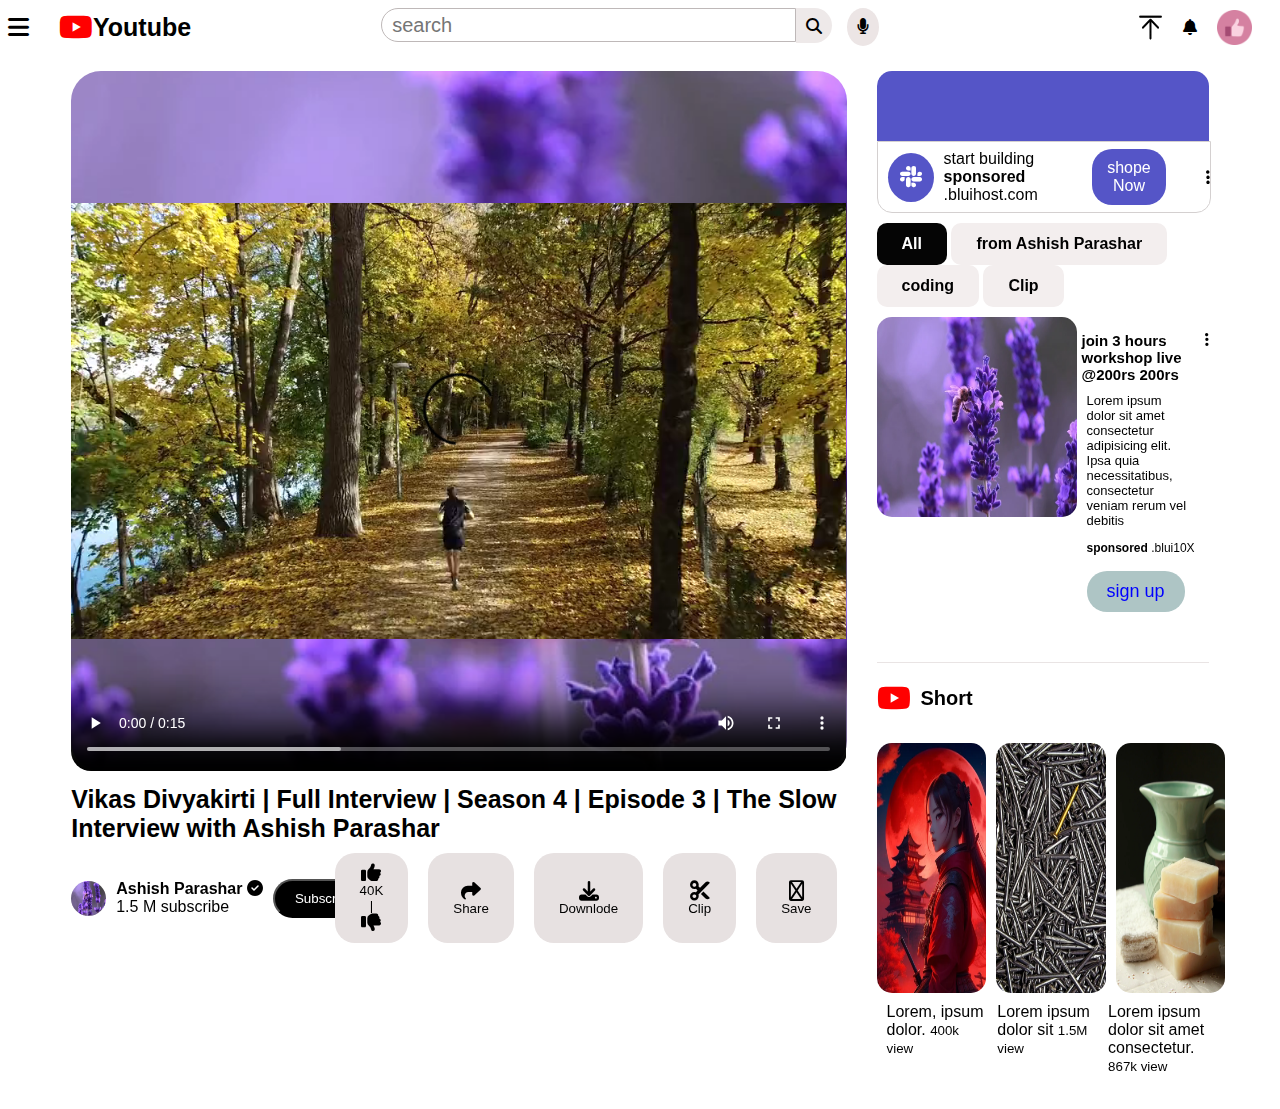
<file: index-3.html>
<!DOCTYPE html>
<html lang="en">

<head>
    <meta charset="UTF-8">
    <meta name="viewport" content="width=device-width, initial-scale=1.0">
    <title>Document</title>
    <link rel="stylesheet" href="mystyle3.css">
    <link rel="stylesheet" href="https://cdnjs.cloudflare.com/ajax/libs/font-awesome/6.5.2/css/all.min.css">
</head>

<body>
    <nav class="navbar">
        <div class="first">
            <i class="fa-solid fa-bars menu"></i>
            <i class="fa-brands fa-youtube you"></i>
            <h1 class="heading">Youtube</h1>
        </div>
        <div class="secound">
            <input class="searching" type="text" placeholder="search">
            <div class="search-icon">
                <i class="fa-solid fa-magnifying-glass"></i>
            </div>
            <div class="mic">
                <i class="fa-solid fa-microphone"></i>
            </div>
        </div>
        <div class="last">
            <img src="download__2_-removebg-preview.png" alt="" width="25" height="25">
            <i class="fa-solid fa-bell"></i>
            <img src="./thumb-2398752_640.webp" alt="" width="35" height="35">
        </div>
    </nav>

    <section class="main-section">
        <div class="section-1">

            <video class="video" width="100%" height="700" controls>
                <source src="./187612-880737125_tiny.mp4" type="video/mp4">
            </video>
            <h1 class="heading-2">Vikas Divyakirti | Full Interview | Season 4 | Episode 3 | The Slow Interview with Ashish Parashar</h1>
            <div class="bottom">
                <div class="bottom-1">
                <img style="border-radius: 50%; margin-right: 10px;" src="./lavender-8075280_640.webp" alt="" width="35" height="35">
                <div class="name">
                    <h4 class="myname">Ashish Parashar <i class="fa-sharp fa-solid fa-circle-check"></i></h4>
                    <span>1.5 M subscribe</span>
                </div>
                <button  class="btn" >Subscribe</button>
            </div>
            <div class="bottom-2">
                <button class="btn-2"><i class="fa-solid fa-thumbs-up  icon"></i> 40K | <i class="fa-solid fa-thumbs-down icon"></i></button>
                <button class="btn-2"><i class="fa-solid fa-share icon"></i></i> Share</i></button>
                <button class="btn-2"><i class="fa-solid fa-download icon"></i> Downlode</button>
                <button class="btn-2"><i class="fa-solid fa-scissors icon"></i>Clip</button>
                <button class="btn-2"><i class="fa-regular fa-download icon"></i> Save </button>
            </div>
            </div>
        </div>
        <div class="section-2">
            <div class="box-1">
            </div>
            <div class="box-2">
                <i class="fa-brands fa-slack chakri"></i>
                <div class="start">
                    <span>start building</span> <br>
                    <span> <b>sponsored </b> .bluihost.com</span>
                </div>
                <button class="btn-3"> shope Now
                </button>
                <i class="fa-solid fa-ellipsis-vertical"></i>
            </div>
            <div class="box-3">
                <button class="btn-45"> All</i></button>
                <button class="btn-4"> from Ashish Parashar</button>
                <button class="btn-4">coding</button>
                <button class="btn-4">Clip</button>
            </div>
            <div class="image-box">
                <img  style="border-radius: 15px;" src="./lavender-8075280_640.webp" alt="" width="200" height="200">
                <div class="join">
                    <div class="work">
                        <p style="margin: 0; padding-left: 5px; padding-right: 15px;">join 3 hours workshop live @200rs 200rs</p>
                        <i class="fa-solid fa-ellipsis-vertical"></i>
                    </div>
                    <p class="text-content ">Lorem ipsum dolor sit amet consectetur adipisicing elit. Ipsa quia necessitatibus, consectetur veniam rerum vel debitis</p>
                    <span style="font-size: 12px; padding-left: 10px;"> <b>sponsored </b> .blui10X</span>
                    <button class="btn-5"> sign up <i class="fa-duotone fa-user-plus"></i></button>
                </div>
                
            </div>
            <div class="short">
                <i class="fa-brands fa-youtube shot"></i>
                <h4 style="display: block; margin: 0; font-size: 20px;">Short</h4>
            </div>
            <div class="images">
                <img  class="long-img" src="./generated-ai-8419893_640.webp" alt="">
                <img  class="long-img" src="./nails-8398532_640.jpg" alt="">
                <img class="long-img"  src="./soap-8429699_1280.webp" alt="">
            </div>
            <div class="bottom-text">
                <div class="text-box">Lorem, ipsum dolor. <small>400k view</small></div>
                <div class="text-box">Lorem ipsum dolor sit  <small>1.5M view</small></div>
                <div class="text-box">Lorem ipsum dolor sit amet consectetur. <small>867k view</small></div>
            </div>
        </div>
    </section>

</body>

</html>
</file>
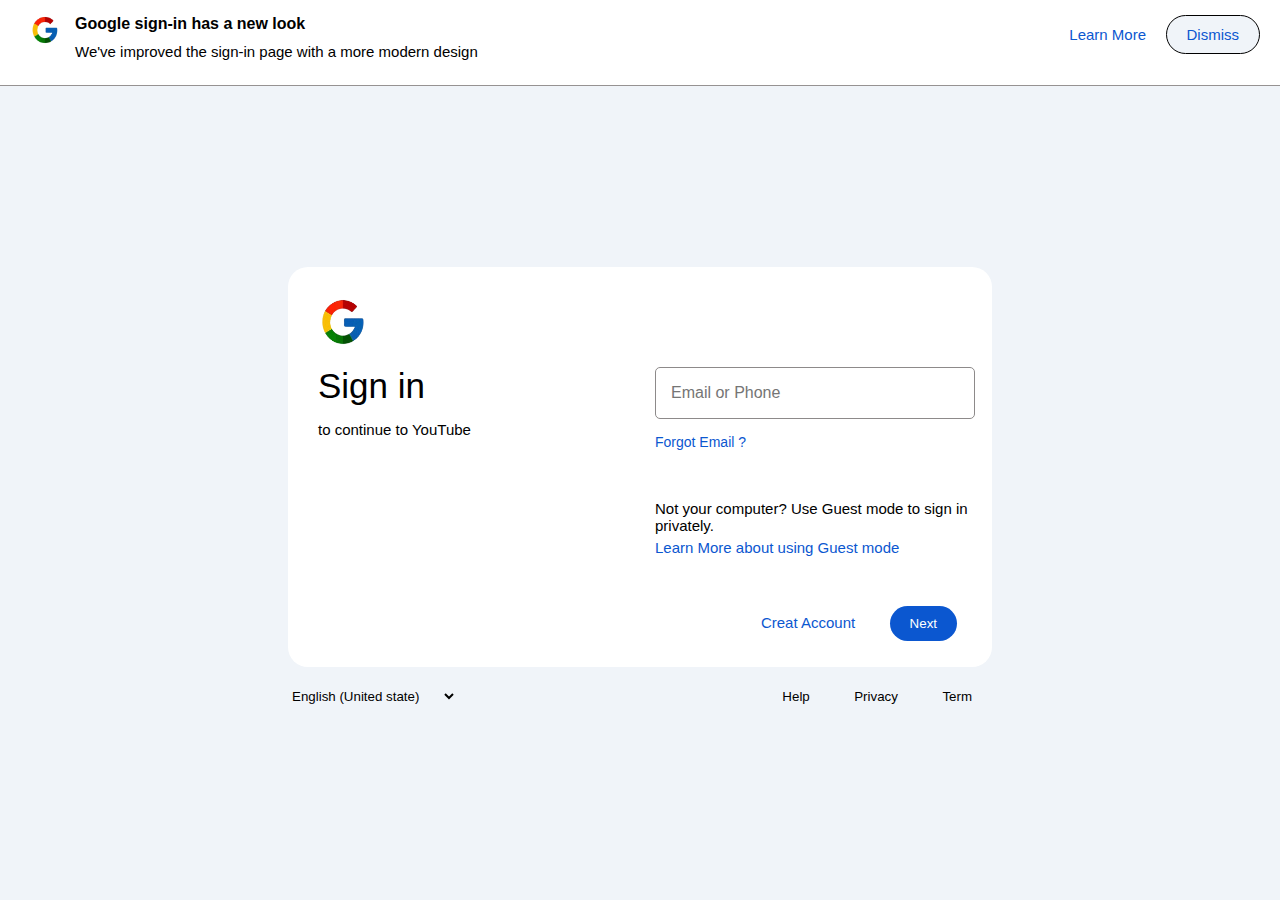
<file: index-4.html>
<!DOCTYPE html>
<html lang="en">

<head>
    <meta charset="UTF-8">
    <meta name="viewport" content="width=device-width, initial-scale=1.0">
    <title>Document</title>
    <link rel="stylesheet" href="style-4.css">
    <link rel="stylesheet" href="https://cdnjs.cloudflare.com/ajax/libs/font-awesome/6.5.2/css/all.min.css">
</head>

<body>
    <nav class="navbar">
        <div class="first">
            <img class="image-1" src="./download__3_-removebg-preview.png" alt="" width="30" height="30">
            <div class="text">
                <p class="p-1">Google sign-in has a new look</p>
                <p class="p-2">We've improved the sign-in page with a more modern design</p>
            </div>
        </div>
        <div class="secound">
            <button class="learn">Learn More</button>
            <button class="Dismiss">Dismiss</button>
        </div>
    </nav>
    <div class="container">
        <div class="google-box">
            <div class="section-1">
                <img class="image-2" src="./download__3_-removebg-preview.png" alt="" width="50" height="50">
                <h1 class="heading">Sign in</h1>
                <p style="font-size: 15px;">to continue to YouTube</p>
            </div>
            <div class="section-2">
                <input class="Email" type="text" placeholder="Email or Phone">
                <p class="forgot">Forgot Email ?</p>
                <div class="not">
                    <p style="font-size: 15px;">Not your computer? Use Guest mode to sign in privately.</p>
                    <p style="color: #0b57d0; margin-top: 5px; font-size: 15px;">Learn More about using Guest
                        mode</p>
                </div>
                <div class="buttons">
                    <button class="learn">Creat Account</button>
                    <button class="next">Next</button>
                </div>
            </div>
        </div>
        <div class="bottom">
            <div class="bottom-1">
                <select id="dropdown">
                    <option value="option1">English (United state)</option>
                    <option value="option2">English (India)</option>
                    <option value="option3">English (United kingdom)</option>
                    <option value="option4">English (United state)</option>
                </select>
            </div>
            <div class="bottom-2">
                <button class="end">Help</button>
                <button class="end">Privacy</button>
                <button class="end">Term</button>
            </div>
        </div>
    </div>
</body>

</html>
</file>
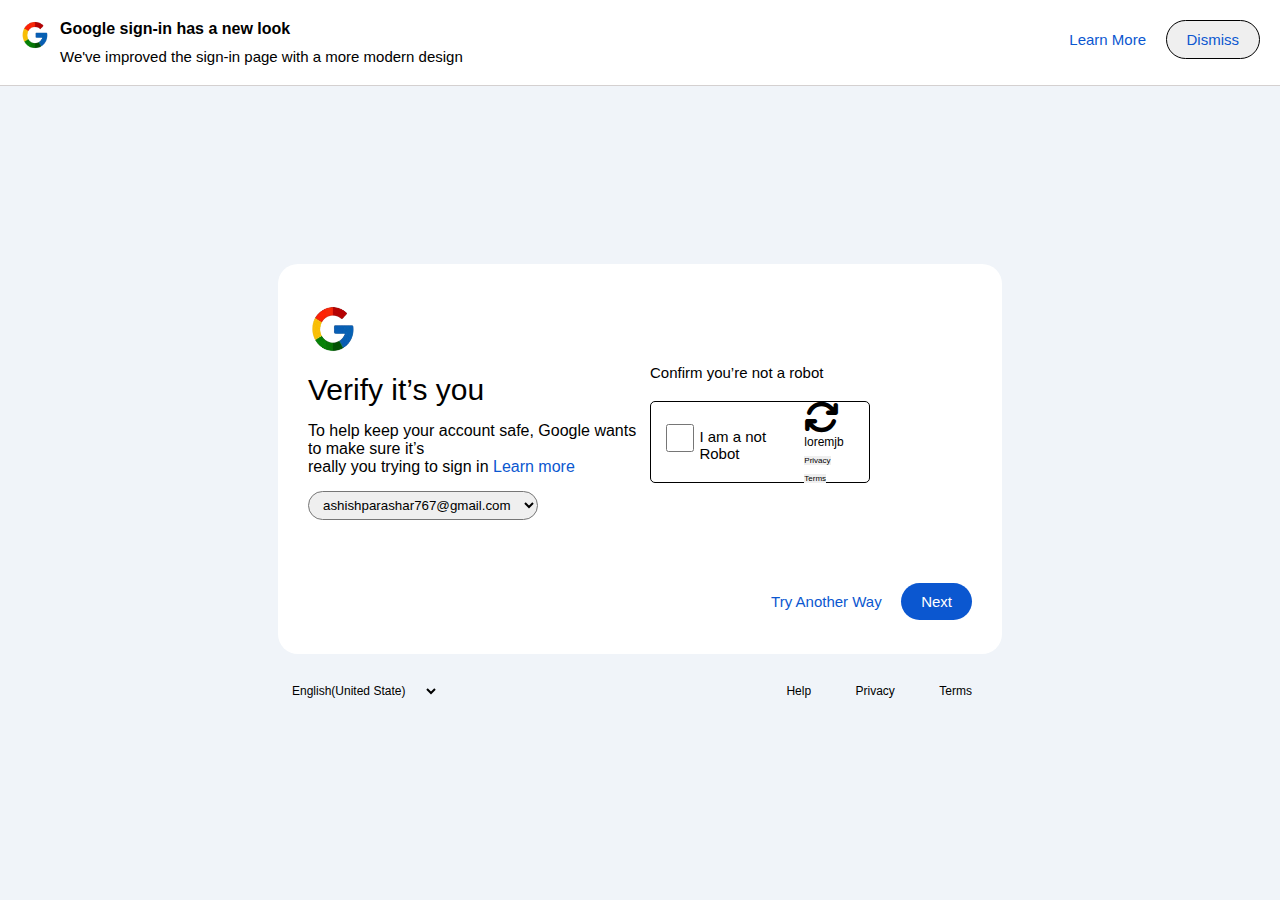
<file: index-5.html>
<!DOCTYPE html>
<html lang="en">
<head>
    <meta charset="UTF-8">
    <meta name="viewport" content="width=device-width, initial-scale=1.0">
    <title>Document</title>
    <link rel="stylesheet" href="style-5.css">
    <link rel="stylesheet" href="https://cdnjs.cloudflare.com/ajax/libs/font-awesome/6.5.2/css/all.min.css">
</head>
<body>
    <nav class="navbar">
        <div class="first">
        <img src="./download__3_-removebg-preview.png" alt="" width="30" height="30">
        <div class="text">
            <p class="goo">Google sign-in has a new look</p>
            <p class="we">We've improved the sign-in page with a more modern design</p>
        </div>
    </div>
    <div class="secound">
        <button class="learn">Learn More</button>
        <button class="dismiss">Dismiss</button>
    </div>
    </nav>
    <div class="container"> 
        <div class="google-box">
            <div class="section-1">
                <img src="./download__3_-removebg-preview.png" alt="" width="50" height="50">  
                <h1 class="heading">Verify it’s you</h1>
                <p style="margin-top: 15px; font-size: 16px;">To help keep your account safe, Google wants to make sure it’s  <br>really you trying to sign in <span style="color:#0b57d0 ;">Learn more</span></p>
                 <select id="dropdown">
                    <option value="option-1">ashishparashar767@gmail.com</option>
                    <option value="option-2">parashar8738@gmail.com</option>
                    <option value="option-3">ashishparashar</option>
                    <option value="option-4">ashishparashar</option>
                </select>
            </div>
            <div class="section-2">
                <p style="font-size: 15px;">Confirm you’re not a robot</p>
                <div class="box">
                    <div class="box-content">
                    <input class="check" type="checkbox" name="" id="">
                    <p style="margin-top: 5px;
                    margin-left: 5px; font-size: 15px;">I am a not Robot</p>
                    </div>
                    <div class="captcha">
                    <i class="fa fa-refresh  ctpc" aria-hidden="true"></i>
                    <p style="font-size: 12px;">loremjb</p>
                  <button class="term">Privacy</button>
                  <button class="term">Terms</button>
                </div>
            </div>
            <div class="buttons">
                <button class="try">Try Another Way</button>
                <button class="Next">Next</button>
            </div>
            </div>
        </div>
        <div class="last">
            <select id="dropdown-2">
                <option value="option-1">English(United State)</option>
                <option value="option-2">English(India)</option>
                <option value="option-3">English(United kingdom)</option>
                <option value="option-4">ashishparashar</option>
            </select>
            <div class="button">
                <button class="help"> Help</button>
                <button class="help">Privacy</button>
                <button class="help">Terms</button>
            </div>
        </div>
    </div>
</body>
</html>
</file>
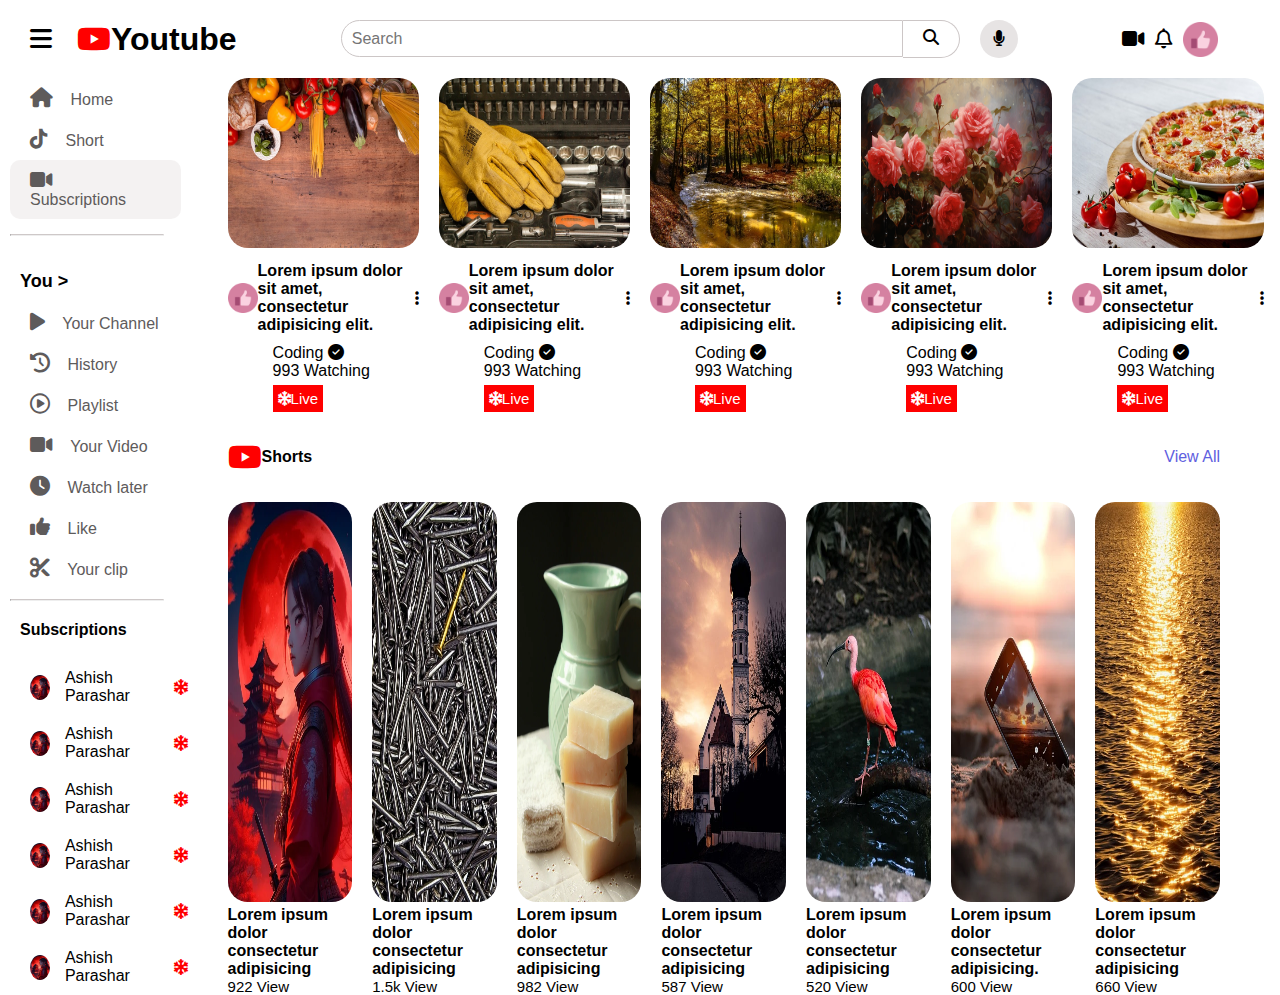
<file: Basic/indeax-6.html>
<!DOCTYPE html>
<html lang="en">

<head>
    <meta charset="UTF-8">
    <meta name="viewport" content="width=device-width, initial-scale=1.0">
    <title>Document</title>
    <link rel="stylesheet" href="style-6.css">
    <link rel="stylesheet" href="https://cdnjs.cloudflare.com/ajax/libs/font-awesome/6.5.2/css/all.min.css">
</head>

<body>
    <nav class="navbar">
        <div class="first">
            <i class="fa-solid fa-bars menu"></i>
            <i class="fa-brands fa-youtube you"></i>
            <h1 class="heading">Youtube</h1>
        </div>
        <div class="secound">
            <input class="search" type="text" placeholder="Search">
          <div class="searching">
            <i class="fa-solid fa-magnifying-glass"></i>
          </div>
          <div class="mic">
            <i class="fa-solid fa-microphone"></i>
          </div>
        </div>
        <div class="last">
            <i class="fa-solid fa-video  nav-icon"></i>
            <i class="fa-regular fa-bell  nav-icon"></i>
            <img src="./thumb-2398752_640.webp" alt="" width="35" height="35">
        </div>
    </nav>
    <div class="container">
        <div class="tab">
            <div class="tab-list">
                <i class="fa-solid fa-house tab-icon"></i>
                <span>Home</span>
            </div>
            <div class="tab-list">
                <i class="fa-brands fa-tiktok tab-icon"></i>
                <span>Short</span>
            </div>
            <div class="tab-list active">
                <i class="fa-solid fa-video tab-icon"></i>
                <span>Subscriptions</span>
            </div>
            <hr>
            <h4 class="you-2">You <b>></b></h4>
            <div class="tab-list">
                <i class="fa-solid fa-play tab-icon"></i>
                <span>Your Channel</span>
            </div>
            <div class="tab-list">
                <i class="fa-solid fa-clock-rotate-left tab-icon"></i>
                <span>History</span>
            </div>
            <div class="tab-list">
                <i class="fa-regular fa-circle-play tab-icon"></i>
                <span>Playlist</span>
            </div>
            <div class="tab-list">
                <i class="fa-solid fa-video tab-icon"></i>
                <span>Your Video</span>
            </div>
            <div class="tab-list">
                <i class="fa-solid fa-clock tab-icon"></i>
                <span>Watch later</span>
            </div>
            <div class="tab-list">
                <i class="fa-solid fa-thumbs-up tab-icon"></i>
                <span>Like</span>
            </div>
            <div class="tab-list">
                <i class="fa-sharp fa-solid fa-scissors tab-icon"></i>
                <span>Your clip</span>
            </div>
            <hr>
            <h4 style="font-size: 16px; font-weight: 600; margin: 10px 0;  padding: 10px 20px;
            ">Subscriptions</h4>
            <div class="tab-channel-list">
                <img class="channel-image" src="./generated-ai-8419893_640.webp" alt="" width="25" height="25">
                <span style="margin-right: 15px;">Ashish Parashar</span>
                <i class="fa-solid fa-snowflake star"></i>
            </div>
            <div class="tab-channel-list">
                <img class="channel-image" src="./generated-ai-8419893_640.webp" alt="" width="25" height="25">
                <span style="margin-right: 15px;">Ashish Parashar</span>
                <i class="fa-solid fa-snowflake star"></i>
            </div>
            <div class="tab-channel-list">
                <img class="channel-image" src="./generated-ai-8419893_640.webp" alt="" width="25" height="25">
                <span style="margin-right: 15px;">Ashish Parashar</span>
                <i class="fa-solid fa-snowflake star"></i>
            </div>
            <div class="tab-channel-list">
                <img class="channel-image" src="./generated-ai-8419893_640.webp" alt="" width="25" height="25">
                <span style="margin-right: 15px;">Ashish Parashar</span>
                <i class="fa-solid fa-snowflake star"></i>
            </div>
            <div class="tab-channel-list">
                <img class="channel-image" src="./generated-ai-8419893_640.webp" alt="" width="25" height="25">
                <span style="margin-right: 15px;">Ashish Parashar</span>
                <i class="fa-solid fa-snowflake star"></i>
            </div>
            <div class="tab-channel-list">
                <img class="channel-image" src="./generated-ai-8419893_640.webp" alt="" width="25" height="25">
                <span style="margin-right: 15px;">Ashish Parashar</span>
                <i class="fa-solid fa-snowflake star"></i>
            </div>
        </div>
        <div class="main-section">
            <div class="main-top">
                <div class="top-box">
                    <img class="top-image" src="./mediterranean-cuisine-2378758_640.jpg" alt="">
                    <div class="title">
                        <img src="./thumb-2398752_640.webp" alt="" width="30" height="30">
                        <h3 class="title-heading">Lorem ipsum dolor sit amet,<br> consectetur adipisicing elit.</h3>
                        <i class="fa-solid fa-ellipsis-vertical"></i>
                    </div>
                    <div class="channel-name">
                    <span >Coding</span>
                    <i class="fa-solid fa-circle-check "></i><br>
                    <span>993 Watching</span><br>
                    <button class="red"> <i class="fa-solid fa-snowflake red-icon"></i>Live</button>
                </div>
                </div>
                <div class="top-box">
                    <img class="top-image" src="./gloves-1192164_640.jpg" alt="">
                    <div class="title">
                        <img src="./thumb-2398752_640.webp" alt="" width="30" height="30">
                        <h3 class="title-heading">Lorem ipsum dolor sit amet,<br> consectetur adipisicing elit.</h3>
                        <i class="fa-solid fa-ellipsis-vertical"></i>
                    </div>
                    <div class="channel-name">
                    <span >Coding</span>
                    <i class="fa-solid fa-circle-check "></i><br>
                    <span>993 Watching</span><br>
                    <button class="red"> <i class="fa-solid fa-snowflake red-icon"></i>Live</button>
                </div>
                </div>
                <div class="top-box">
                    <img class="top-image" src="./nature-3200620_640.jpg" alt="">
                    <div class="title">
                        <img src="./thumb-2398752_640.webp" alt="" width="30" height="30">
                        <h3 class="title-heading">Lorem ipsum dolor sit amet,<br> consectetur adipisicing elit.</h3>
                        <i class="fa-solid fa-ellipsis-vertical"></i>
                    </div>
                    <div class="channel-name">
                    <span >Coding</span>
                    <i class="fa-solid fa-circle-check "></i><br>
                    <span>993 Watching</span><br>
                    <button class="red"> <i class="fa-solid fa-snowflake red-icon"></i>Live</button>
                </div>
                </div>
                <div class="top-box">
                    <img class="top-image" src="./roses-8329413_640.webp" alt="">
                    <div class="title">
                        <img src="./thumb-2398752_640.webp" alt="" width="30" height="30">
                        <h3 class="title-heading">Lorem ipsum dolor sit amet,<br> consectetur adipisicing elit.</h3>
                        <i class="fa-solid fa-ellipsis-vertical"></i>
                    </div>
                    <div class="channel-name">
                    <span >Coding</span>
                    <i class="fa-solid fa-circle-check "></i><br>
                    <span>993 Watching</span><br>
                    <button class="red"> <i class="fa-solid fa-snowflake red-icon"></i>Live</button>
                </div>
                </div>
                <div class="top-box">
                    <img class="top-image" src="./pizza-3010062_640.jpg" alt="">
                    <div class="title">
                        <img src="./thumb-2398752_640.webp" alt="" width="30" height="30">
                        <h3 class="title-heading">Lorem ipsum dolor sit amet,<br> consectetur adipisicing elit.</h3>
                        <i class="fa-solid fa-ellipsis-vertical"></i>
                    </div>
                    <div class="channel-name">
                    <span >Coding</span>
                    <i class="fa-solid fa-circle-check "></i><br>
                    <span>993 Watching</span><br>
                    <button class="red"> <i class="fa-solid fa-snowflake red-icon"></i>Live</button>
                </div>
                </div>
            </div>
            <div class="main-mid">
                <div class="short"> <i class="fa-brands fa-youtube you"></i>
                <h4>Shorts</h4></div>
                <button class="view">
                    View All
                </button>
            </div>
            <div class="main-bottom">
                <div class="bottom-box">
                    <img class="bottom-image" src="./generated-ai-8419893_640.webp" alt="">
                    <h3 class="bottom-heading">Lorem ipsum dolor <br> consectetur adipisicing </h3>
                   <p style="font-size: 15px;">922 View</p>
                </div>
                <div class="bottom-box">
                    <img class="bottom-image" src="./nails-8398532_640.jpg" alt="">
                    <h3 class="bottom-heading">Lorem ipsum dolor<br> consectetur adipisicing</h3>
                   <p style="font-size: 15px;">1.5k View</p>
                </div>
                <div class="bottom-box">
                    <img class="bottom-image" src="./soap-8429699_1280.webp" alt="">
                    <h3 class="bottom-heading">Lorem ipsum dolor <br> consectetur adipisicing</h3>
                   <p style="font-size: 15px;">982 View</p>
                </div>
                <div class="bottom-box">
                    <img class="bottom-image" src="./church-8615302_640.jpg" alt="">
                    <h3 class="bottom-heading">Lorem ipsum dolor <br> consectetur adipisicing </h3>
                   <p style="font-size: 15px;">587 View</p>
                </div>
                <div class="bottom-box">
                    <img class="bottom-image" src="./bird-8615360_640.webp" alt="">
                    <h3 class="bottom-heading">Lorem ipsum dolor<br> consectetur adipisicing</h3>
                   <p style="font-size: 15px;">520 View</p>
                </div>
                <div class="bottom-box">
                    <img class="bottom-image" src="./sunset-8544672_640.webp" alt="">
                    <h3 class="bottom-heading">Lorem ipsum dolor<br> consectetur adipisicing.</h3>
                   <p style="font-size: 15px;">600 View</p>
                </div>
                <div class="bottom-box">
                    <img class="bottom-image" src="./sunset-8424565_640.jpg" alt="">
                    <h3 class="bottom-heading">Lorem ipsum dolor<br> consectetur adipisicing </h3>
                   <p style="font-size: 15px;">660 View</p>
                </div>
            </div>
        </div>
    </div>
</body>

</html>
</file>
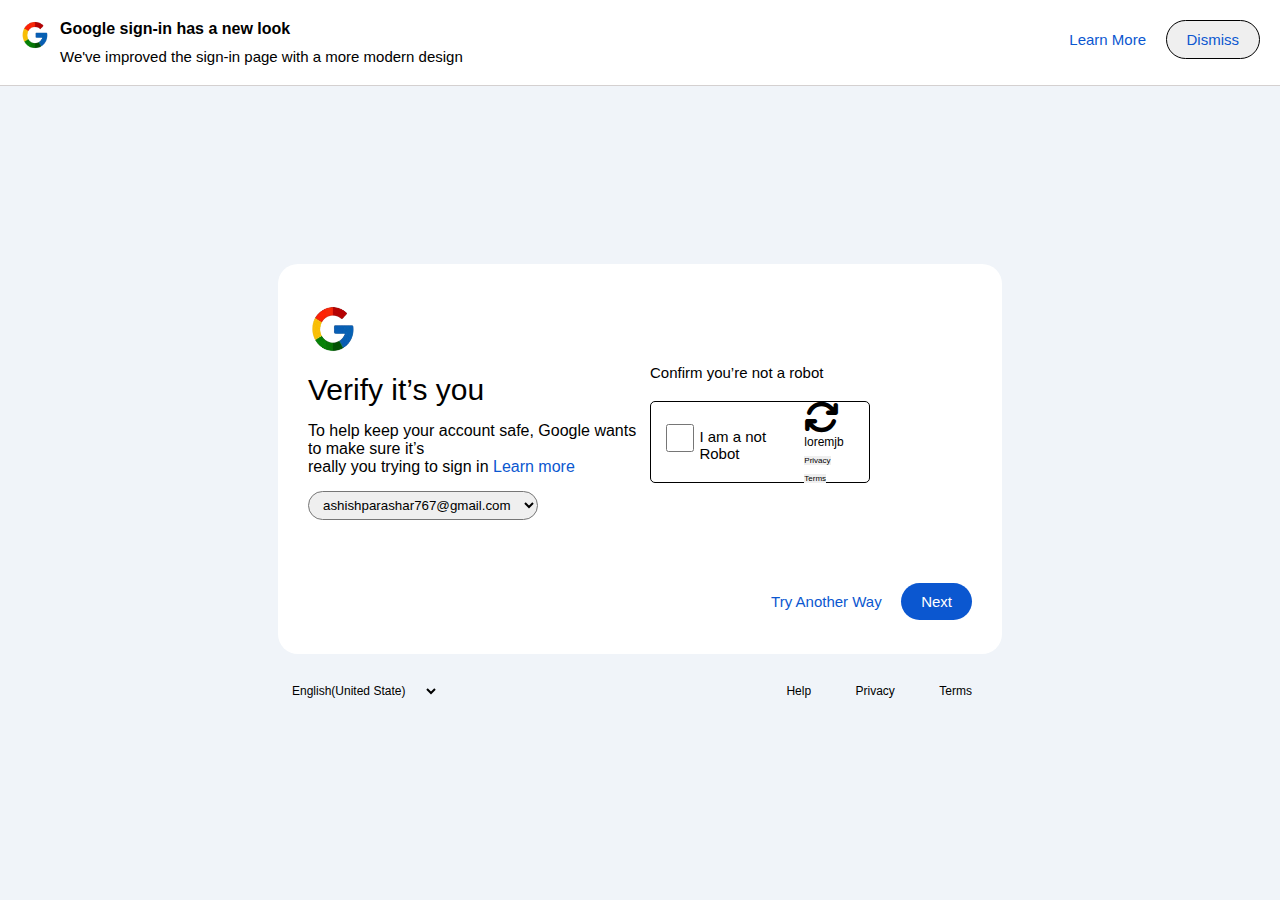
<file: Basic/index-5.html>
<!DOCTYPE html>
<html lang="en">

<head>
    <meta charset="UTF-8">
    <meta name="viewport" content="width=device-width, initial-scale=1.0">
    <title>Document</title>
    <link rel="stylesheet" href="style-5.css">
    <link rel="stylesheet" href="https://cdnjs.cloudflare.com/ajax/libs/font-awesome/6.5.2/css/all.min.css">
</head>

<body>
    <nav class="navbar">
        <div class="first">
            <img src="./download__3_-removebg-preview.png" alt="" width="30" height="30">                
            <div class="text">
                <p class="goo">Google sign-in has a new look</p>
                <p class="we">We've improved the sign-in page with a more modern design</p>
            </div>
        </div>
        <div class="secound">
            <button class="learn">Learn More</button>
            <button class="dismiss">Dismiss</button> 
        </div>
    </nav>
    <div class="container">
        <div class="google-box">
            <div class="section-1">
                <img src="./download__3_-removebg-preview.png" alt="" width="50" height="50">
                <h1 class="heading">Verify it’s you</h1>
                <p style="margin-top: 15px; font-size: 16px;">To help keep your account safe, Google wants to make sure
                    it’s <br>really you trying to sign in <span style="color:#0b57d0 ;">Learn more</span></p>
                
                <select id="dropdown">
                    <option value="option-1">ashishparashar767@gmail.com</option>
                    <option value="option-2">parashar8738@gmail.com</option>
                    <option value="option-3">ashishparashar</option>
                    <option value="option-4">ashishparashar</option>
                </select>
            </div>
            <div class="section-2">
                <p style="font-size: 15px;">Confirm you’re not a robot</p>
                <div class="box">
                    <div class="box-content">
                        <input class="check" type="checkbox" name="" id="">
                        <p style="margin-top: 5px;
                    margin-left: 5px; font-size: 15px;">I am a not Robot</p>
                    </div>
                    <div class="captcha">
                        <i class="fa fa-refresh  ctpc" aria-hidden="true"></i>
                        <p style="font-size: 12px;">loremjb</p>
                        <button class="term">Privacy</button>
                        <button class="term">Terms</button>
                    </div>
                </div>
                <div class="buttons">
                    <button class="try">Try Another Way</button>
                    <button class="Next">Next</button>
                </div>
            </div>
        </div>
        <div class="last">
            <select id="dropdown-2">
                <option value="option-1">English(United State)</option>
                <option value="option-2">English(India)</option>
                <option value="option-3">English(United kingdom)</option>
                <option value="option-4">ashishparashar</option>
            </select>
            <div class="button">
                <button class="help"> Help</button>
                <button class="help">Privacy</button>
                <button class="help">Terms</button>
            </div>
        </div>
    </div>
</body>

</html>
</file>
<file: mystyle3.css>
*{
    font-family: sans-serif;
}

.navbar{
    display: flex;
    
}

.first{ width: 30%;
display: flex;
align-items: center;
}
.menu{
    font-size: 24px;
    padding-right: 30px;
}
.you{
    font-size: 30px;
    color: red;
}
.heading{
display: block;
margin: 0;
font-weight: 600;
font-size: 25px;
}
.secound{
    width: 40%;
    display: flex;
}
.searching{
    width: 90%;
    border-radius: 20px 0 0px 20px;
    outline: none;
    border: 1px solid rgb(190, 184, 184);
    padding-left: 10px;
    font-size: 20px;
    height: 30px;
}
.search-icon{
    padding: 10px;
    background-color:rgb(238, 233, 233) ;
    border-radius: 0 20px 20px 0;
    height: 15px;
}

.mic{
    margin-left: 15px;
    padding: 10px;
    background-color: rgb(236, 229, 229);
    border-radius: 50%;
}
.last{
    display: flex;
    width: 30%;
    align-items: center;
    justify-content: end;
    column-gap: 20px;
    margin-right: 20px;
}
.main-section{
    display: flex;
    padding: 2% 5%;
    column-gap: 30px;
}
.section-1{
    width: 70%;
    height: 700px;
    border-radius: 30px;
    background-image: url(./lavender-8075280_640.webp);
    background-repeat: no-repeat;
    background-size: cover;
}
.video{
    border-radius: 20px;
}
.heading-2{
    display: block;
    margin: 0;
    font-weight: 700;
    font-size: 25px;
    padding: 10px 0;
    }
    .bottom{
        display: flex;
        width: 100%;
    }
    .bottom-1{
        width: 40%;
        display: flex;
        align-items: center;
    }

    .myname{
        margin: 0;
    }
    .bottom-2{
        width: 60%;
        display: flex;
        justify-content: end;
    }
    .btn{
        margin-left: 10px;
        color: white;
        background-color: black;
        border-radius: 30px;
        padding: 10px 20px;
    }
    .btn-2{
        padding: 10px 25px;
        border-radius: 20px;
        background-color: rgb(231, 225, 225);
     border: none;
     margin: 0 10px;
    }
    .icon{
        font-size: 20px;
    }
    .section-2{
        width: 30%;
    }
    .box-1{
        width: 100%;
        height: 70px;
        background-color: rgb(85, 85, 199);
        border-radius: 15px 15px 0 0;
    }
    .box-2{
        width: 100%;
        height: 70px;
        border-radius: 0 0 15px 15px;
        border: 1px solid rgb(212, 208, 208);
        display: flex;
        align-items: center;
    }
    .chakri{
        padding: 12px;
        font-size: 25px;
        color: white;
        background-color: rgb(85, 85, 199);
        border-radius: 50%;
      margin: 10px;

    }
    .start{
        padding-right: 50px;
    }
    .btn-3{
        padding: 10px 15px ;
        color: white;
        background-color: rgb(85, 85, 199);
        border: none;
        border-radius: 20px;
        font-size: 16px;
        margin-right: 40px;
    }
    .box-3{
        margin: 10px 0;
    }
    .btn-4{
        padding: 12px 25px;
        color: black;
        background-color: rgb(243, 238, 238);
        border: none ;
        border-radius: 10px;
        font-size: 16px;
        font-weight: 600;
    }
    .btn-45{
        padding: 12px 25px;
        color: white;
        background-color: rgb(5, 5, 5);
        border: none ;
        border-radius: 10px;
        font-size: 16px;
        font-weight: 600;
    }
    .btn-4:hover{
        color: white;
        background-color: black;

    }
    .image-box{
        width: 100%;
        display: flex;
        padding-bottom: 50px;
        border-bottom: 1px solid rgb(233, 228, 228);

    }
    .work{
        display: flex;
        padding-top: 15px;
        font-size: 15px;
        font-weight: bold;
    }
    .text-content{
        font-size: 13px;
        width: 80%;
        padding: 10px;
        margin: 0;

    }
    .btn-5{
        display: block;
        font-size: 18px;
        color: blue;
        background-color: rgb(174, 197, 197);
        border: none;
        padding: 10px 20px;
        border-radius: 20px;
        margin-top: 15px;
        margin-left: 10px;
    }
.short{
    padding-top: 20px;
    display: flex;
    align-items: center;
}

.shot{
    color: red;
    font-size: 30px;
    margin-right: 10px;

}
.images{
    display: flex;
    padding-top: 20px;
}

.long-img{
    width: 33%;
    height: 250px;
    margin: 10px;
    margin-left: 0;
    border-radius: 15px;
}
.bottom-text{
    display: flex;
}
.text-box{
    width: 33%;
    padding-left: 10px;
}
</file>
<file: style-4.css>
*{
    font-family: sans-serif;
    margin: 0;
    padding: 0;
}
body{
    background-color: #f0f4f9;
}
.navbar{
    display: flex;
justify-content: space-between;
border-bottom: 1px solid rgb(150, 146, 146);
padding-bottom: 25px;
padding-top: 15px;
background-color: white;
padding-right: 20px;
padding-left: 15px;
}
.first{
    display: flex;
}
.image-1{
    padding: 0 15px;
}
.p-1{
    margin: 0;
    font-size: 16px;
    font-weight: bold;
}
.p-2{
    font-size: 15px;
    margin-top: 10px;
}
.learn{
    border: none;
    color: #0b57d0;
    font-size: 15px;
    background-color: white;
}
.Dismiss{
    color: #0b57d0;
    font-size: 15px;
    border: 1px solid black;
    background-color: #f0f4f9;
    border-radius: 20px;
    padding: 10px 20px;
    margin-left: 15px;
}
.container{ width: 100%;
    height: 800px;
  display: flex;
  justify-content: center;
  align-items: center;
  flex-direction: column;
}
.google-box{
    width: 55%;
    height: 400px;
    background-color: white;
    border-radius: 20px;
    display: flex;
}
.section-1{
    padding-top: 30px;
    padding-left: 30px;
    width: 50%;

}
.image-2{
    padding-bottom: 15px;
}
.heading{
    font-weight: 500;
    padding-bottom: 15px;
    font-size: 35px;
}
.section-2{
    width: 50%;
    padding-top: 100px;
}

.Email{
    width: 90%;
    height: 50px;
    border-radius: 5px;
    outline: none;
    border: 1px solid rgb(141, 138, 138);
    padding-left: 15px;
    font-size: 16px;
}
.forgot{
    color: #0b57d0;
    font-size: 14px;
    padding-top: 15px;
}
.not{
    padding-top: 50px;
}
.buttons{
    padding-top: 50px;
    text-align: end;
    padding-right: 35px;
}
.next{
    background-color: #0b57d0;
    color: white;
    border: none;
    padding: 10px 20px ;
    border-radius: 20px;
    margin-left: 30px;
}
.bottom{
    width: 55%;
    display: flex;
    justify-content: space-between;
    padding-top: 20px;
}
.bottom-1{
    width: 50%;
}
#dropdown{
    border: none;
    background-color:#f0f4f9;
    outline: none;
}
.bottom-2{
    width: 50%;
    text-align: end;
}
.end{
    border: none;
    background-color:#f0f4f9;
    padding: 0 20px;
}
</file>
<file: style-5.css>
* {
    margin: 0;
    padding: 0;
    font-family: sans-serif;
}

body {
    background-color: #f0f4f9;
}

.navbar {
    display: flex;
    padding-top: 20px;
    padding-left: 20px;
    justify-content: space-between;
    padding-right: 20px;
    background-color: white;
    padding-bottom: 20px;
    border-bottom: 1px solid rgb(212, 208, 208);
}

.first {
    display: flex;
}

.text {
    padding-left: 10px;
}

.goo {
    font-size: 16px;
    font-weight: bold;
}

.we {
    font-size: 15px;
    margin-top: 10px;
}

.learn {
    background-color: white;
    color: #0b57d0;
    border: none;
    padding: 10px 15px;
    font-size: 15px;
}

.dismiss {
    border: 1px solid black;
    color: #0b57d0;
    font-size: 15px;
    border-radius: 20px;
    padding: 10px 20px;
}

.container {
    width: 100%;
    height: 800px;
    display: flex;
    align-items: center;
    justify-content: center;
    flex-direction: column;

}

.google-box {
    width: 55%;
    height: 350px;
    background-color: white;
    border-radius: 20px;
    display: flex;
    padding: 20px 10px;
}

.section-1 {
    width: 50%;
    padding-left: 20px;
    padding-top: 20px;

}

.heading {
    font-size: 30px;
    font-weight: 500;
    margin-top: 15px;


}

#dropdown {
    margin-top: 15px;
    padding: 5px 10px;
    border-radius: 20px;
    outline: none;
}

.section-2 {
    width: 50%;
    padding-top: 80px;
}

.box {
    border: 1px solid black;
    padding: 10px 15px;
    height: 60px;
    width: 55%;
    margin-top: 20px;
    display: flex;
    align-items: center;
    justify-content: space-between;
    border-radius: 5px;
}

.box-content {
    display: flex;
}

.check {
    width: 30px;
    height: 30px;

}

.ctpc {
    font-size: 35px;
}

.term {
    border: none;
    background-color: none;
    font-size: 8px;
}

.buttons {
    padding-top: 100px;
    text-align: end;
    padding-right: 20px;
}

.try {
    border: none;
    padding: 10px 15px;
    background-color: white;
    color: #0b57d0;
    font-size: 15px;

}

.Next {
    background-color: #0b57d0;
    color: white;
    padding: 10px 20px;
    border: none;
    border-radius: 20px;
    font-size: 15px;
}

.last {
    width: 55%;
    padding-top: 20px;
    display: flex;
    justify-content: space-between;
}
#dropdown-2{
    border: none;
    background-color: #f0f4f9;
    outline: none;
    font-size: 12px;
}
.help{
    border: none;
    padding: 10px 20px;
    background-color: #f0f4f9;
    font-size: 12px;
}
</file>
<file: Basic/style-6.css>
* {
    margin: 0;
    font-family: sans-serif;
    padding: 0;
}

.navbar {
    display: flex;
    padding:  20px 20px;
    align-items: center;
    justify-content: space-between;
    margin: 0 10px;
}

.first {
    display: flex;
    align-items: center;
}

.menu {
    font-size: 25px;
    margin-right: 25px;
}

.you {
    color: red;
    font-size: 30px;
}
.secound{
    display: flex;
}
.search{
    width: 550px;
    height: 35px;
    border: 1px solid rgb(204, 198, 198);
    border-radius: 20px 0 0 20px;
     outline: none;
     font-size: 16px;
     padding-left: 10px;
}
.searching{
    padding: 8px 20px;
    border-radius: 0 20px 20px 0;
    border: 1px solid rgb(204, 198, 198);
    border-left: none;
}
.mic{
    padding: 10px 13px;
    margin-left: 20px;
    background-color: rgb(231, 228, 228);
    border-radius: 50%;
}
.last{
    display: flex;
    align-items: center;
    padding-right: 32px;
}
.nav-icon{
    font-size: 20px;
    margin-right: 10px;
}
.container{
    width: 100%;
    display: flex;
}
.tab{
    width: 17%;
}
.tab-list{ font-size: 16px;
    color: rgb(94, 91, 91);
    padding: 10px 20px;
    width: 60%;
    margin: 0 10px;

}
.tab-list:hover{
    background-color: rgba(238, 234, 234, 0.637);
    border-radius: 10px;

}

.tab-icon{
    font-size: 20px;
    margin-right: 10%;
}
.you-2{
    padding: 20px 0 10px 20px ;
    font-size: 18px;
    font-weight: 600;
    /* border-top: 1px solid rgb(187, 183, 183); */
    margin-top: 15px;
    width: 50%;
}
.you-2:hover{
    background-color: rgba(238, 234, 234, 0.637);
    border-radius: 10px;
}
.active{
    background-color: rgba(238, 234, 234, 0.637);
    margin-bottom: 15px;
    border-radius: 10px;
}
hr{
    border-top: 1px solid rgb(206, 200, 200);
    margin: 10px 10px;
    width: 70%;
    
}
.tab-channel-list{ display: flex;
    align-items: center;
    padding: 10px 20px;
    margin: 0 10px;

}
.channel-image{
    border-radius: 50%;
    margin-right: 15px;
}
.star{
    color: red;
}
.main-section{
    width: 83%;

}
.main-top{
    /* width: 100%; */
    display: flex;
}
.top-box{
    width: 18%;
    margin: 0 10px;
  
}
.top-image{
    width: 100%;
    height: 170px;
    border-radius: 20px;
}
.title{
    display: flex;
    align-items: center;
    justify-content: space-between;
    margin: 10px 0;

}
.title-heading{
    font-size: 16px;
}
.channel-name{
    padding-left: 45px;
  
}
.red{
    color: white;
    background-color: red;
    border: none;
    padding: 5px 5px;
    font-size: 15px;
    margin-top: 5px;
}
.red-icon{
    color: white;
}
.main-mid{
    /* width: 100%; */
    display: flex;
    justify-content: space-between;
    padding: 30px 60px;
    padding-left: 10px;
}
.short{
    display: flex;
    align-items: center;
}
.view{
    border: none;
    color: rgb(96, 96, 224);
    background-color: white;
    font-size: 16px;
    font-weight: 500;
}
.main-bottom{
    display: flex;
    padding-right: 50px;
}
.bottom-box{
    width: 13.5%;
    margin: 0 10px;
}
.bottom-image{
    width: 100%;
    height: 400px;
    border-radius: 20px;
}
.bottom-heading{
    font-size: 16px;
}
</file>
<file: Basic/style-5.css>
* {
    margin: 0;
    padding: 0;
    font-family: sans-serif;
}

body {
    background-color: #f0f4f9;
}

.navbar {
    display: flex;
    padding-top: 20px;
    padding-left: 20px;
    justify-content: space-between;
    padding-right: 20px;
    background-color: white;
    padding-bottom: 20px;
    border-bottom: 1px solid rgb(212, 208, 208);
}

.first {
    display: flex;
}

.text {
    padding-left: 10px;
}

.goo {
    font-size: 16px;
    font-weight: bold;
}

.we {
    font-size: 15px;
    margin-top: 10px;
}

.learn {
    background-color: white;
    color: #0b57d0;
    border: none;
    padding: 10px 15px;
    font-size: 15px;
}

.dismiss {
    border: 1px solid black;
    color: #0b57d0;
    font-size: 15px;
    border-radius: 20px;
    padding: 10px 20px;
}

.container {
    width: 100%;
    height: 800px;
    display: flex;
    align-items: center;
    justify-content: center;
    flex-direction: column;

}

.google-box {
    width: 55%;
    height: 350px;
    background-color: white;
    border-radius: 20px;
    display: flex;
    padding: 20px 10px;
}

.section-1 {
    width: 50%;
    padding-left: 20px;
    padding-top: 20px;

}

.heading {
    font-size: 30px;
    font-weight: 500;
    margin-top: 15px;


}

#dropdown {
    margin-top: 15px;
    padding: 5px 10px;
    border-radius: 20px;
    outline: none;
}

.section-2 {
    width: 50%;
    padding-top: 80px;
}

.box {
    border: 1px solid black;
    padding: 10px 15px;
    height: 60px;
    width: 55%;
    margin-top: 20px;
    display: flex;
    align-items: center;
    justify-content: space-between;
    border-radius: 5px;
}

.box-content {
    display: flex;
}

.check {
    width: 30px;
    height: 30px;

}

.ctpc {
    font-size: 35px;
    transition: transform .1s;
}
.ctpc:active{
    transform: rotate(360deg);
}


.term {
    border: none;
    background-color: none;
    font-size: 8px;
}

.buttons {
    padding-top: 100px;
    text-align: end;
    padding-right: 20px;
}

.try {
    border: none;
    padding: 10px 15px;
    background-color: white;
    color: #0b57d0;
    font-size: 15px;

}

.Next {
    background-color: #0b57d0;
    color: white;
    padding: 10px 20px;
    border: none;
    border-radius: 20px;
    font-size: 15px;
}

.last {
    width: 55%;
    padding-top: 20px;
    display: flex;
    justify-content: space-between;
}
#dropdown-2{
    border: none;
    background-color: #f0f4f9;
    outline: none;
    font-size: 12px;
}
.help{
    border: none;
    padding: 10px 20px;
    background-color: #f0f4f9;
    font-size: 12px;
}
</file>
